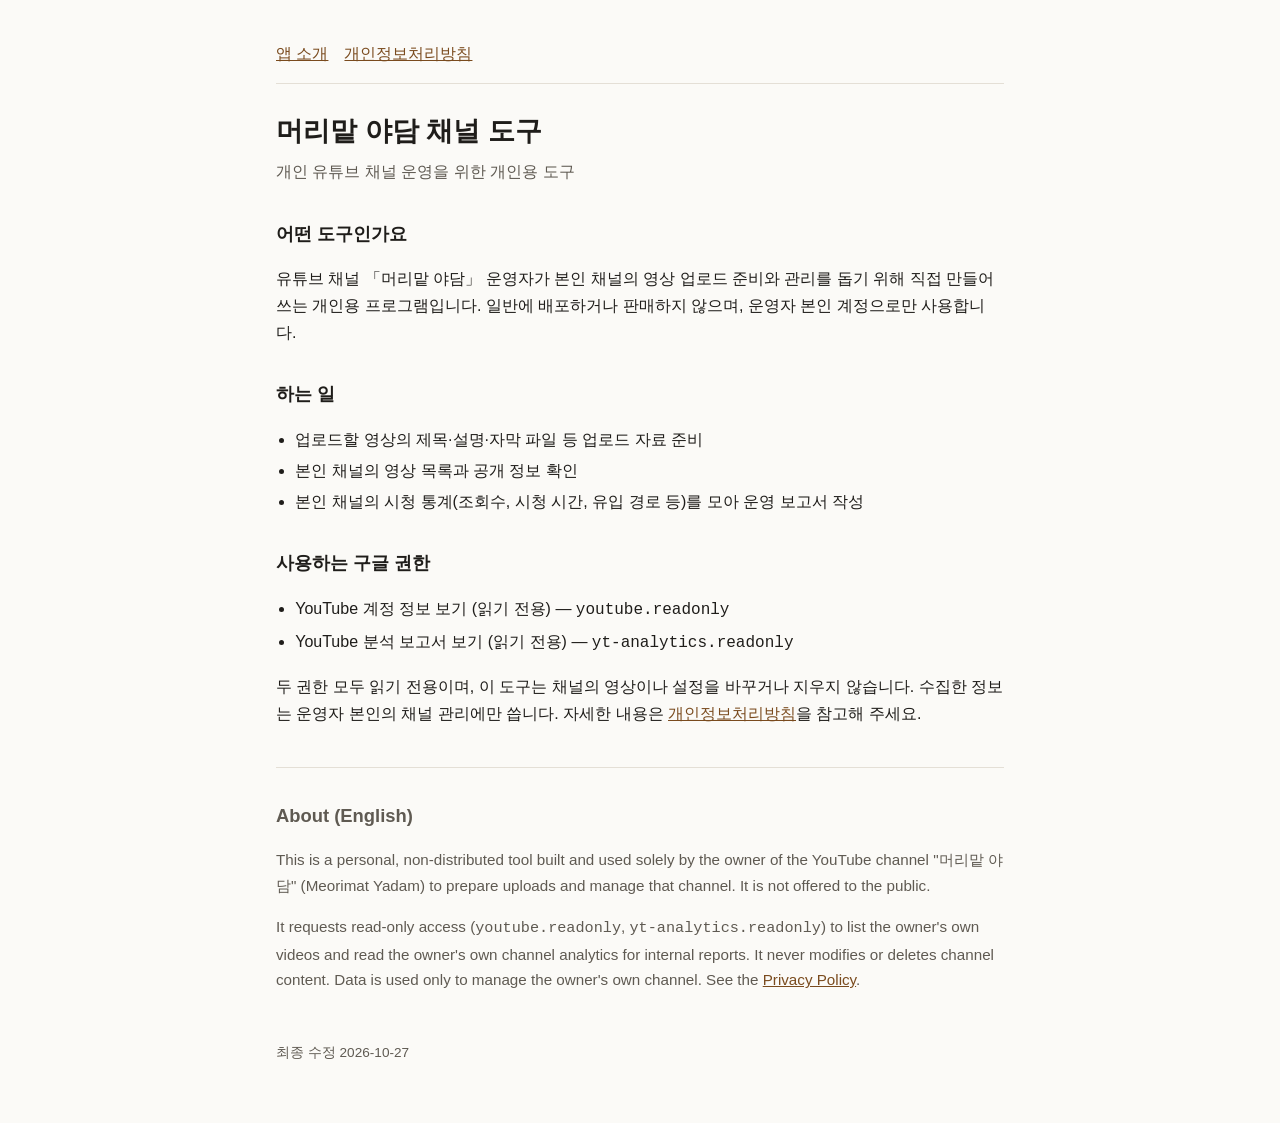
<file: index.html>
<!doctype html>
<html lang="ko">
<head>
<meta charset="utf-8">
<meta name="viewport" content="width=device-width, initial-scale=1">
<title>머리맡 야담 채널 도구</title>
<meta name="description" content="개인 유튜브 채널 '머리맡 야담' 운영자가 본인 채널을 관리하는 데 쓰는 개인용 도구입니다.">
<link rel="stylesheet" href="style.css">
</head>
<body>
<main>
<nav><a href="./">앱 소개</a><a href="privacy.html">개인정보처리방침</a></nav>
<h1>머리맡 야담 채널 도구</h1>
<p class="sub">개인 유튜브 채널 운영을 위한 개인용 도구</p>

<h2>어떤 도구인가요</h2>
<p>유튜브 채널 「머리맡 야담」 운영자가 본인 채널의 영상 업로드 준비와 관리를 돕기 위해 직접 만들어 쓰는 개인용 프로그램입니다.
일반에 배포하거나 판매하지 않으며, 운영자 본인 계정으로만 사용합니다.</p>

<h2>하는 일</h2>
<ul>
  <li>업로드할 영상의 제목·설명·자막 파일 등 업로드 자료 준비</li>
  <li>본인 채널의 영상 목록과 공개 정보 확인</li>
  <li>본인 채널의 시청 통계(조회수, 시청 시간, 유입 경로 등)를 모아 운영 보고서 작성</li>
</ul>

<h2>사용하는 구글 권한</h2>
<ul>
  <li>YouTube 계정 정보 보기 (읽기 전용) — <code>youtube.readonly</code></li>
  <li>YouTube 분석 보고서 보기 (읽기 전용) — <code>yt-analytics.readonly</code></li>
</ul>
<p>두 권한 모두 읽기 전용이며, 이 도구는 채널의 영상이나 설정을 바꾸거나 지우지 않습니다.
수집한 정보는 운영자 본인의 채널 관리에만 씁니다. 자세한 내용은 <a href="privacy.html">개인정보처리방침</a>을 참고해 주세요.</p>

<hr>
<div class="en">
<h2>About (English)</h2>
<p>This is a personal, non-distributed tool built and used solely by the owner of the YouTube channel "머리맡 야담" (Meorimat Yadam)
to prepare uploads and manage that channel. It is not offered to the public.</p>
<p>It requests read-only access (<code>youtube.readonly</code>, <code>yt-analytics.readonly</code>) to list the owner's own videos and
read the owner's own channel analytics for internal reports. It never modifies or deletes channel content.
Data is used only to manage the owner's own channel. See the <a href="privacy.html">Privacy Policy</a>.</p>
</div>
<footer>최종 수정 2026-10-27</footer>
</main>
</body>
</html>
</file>
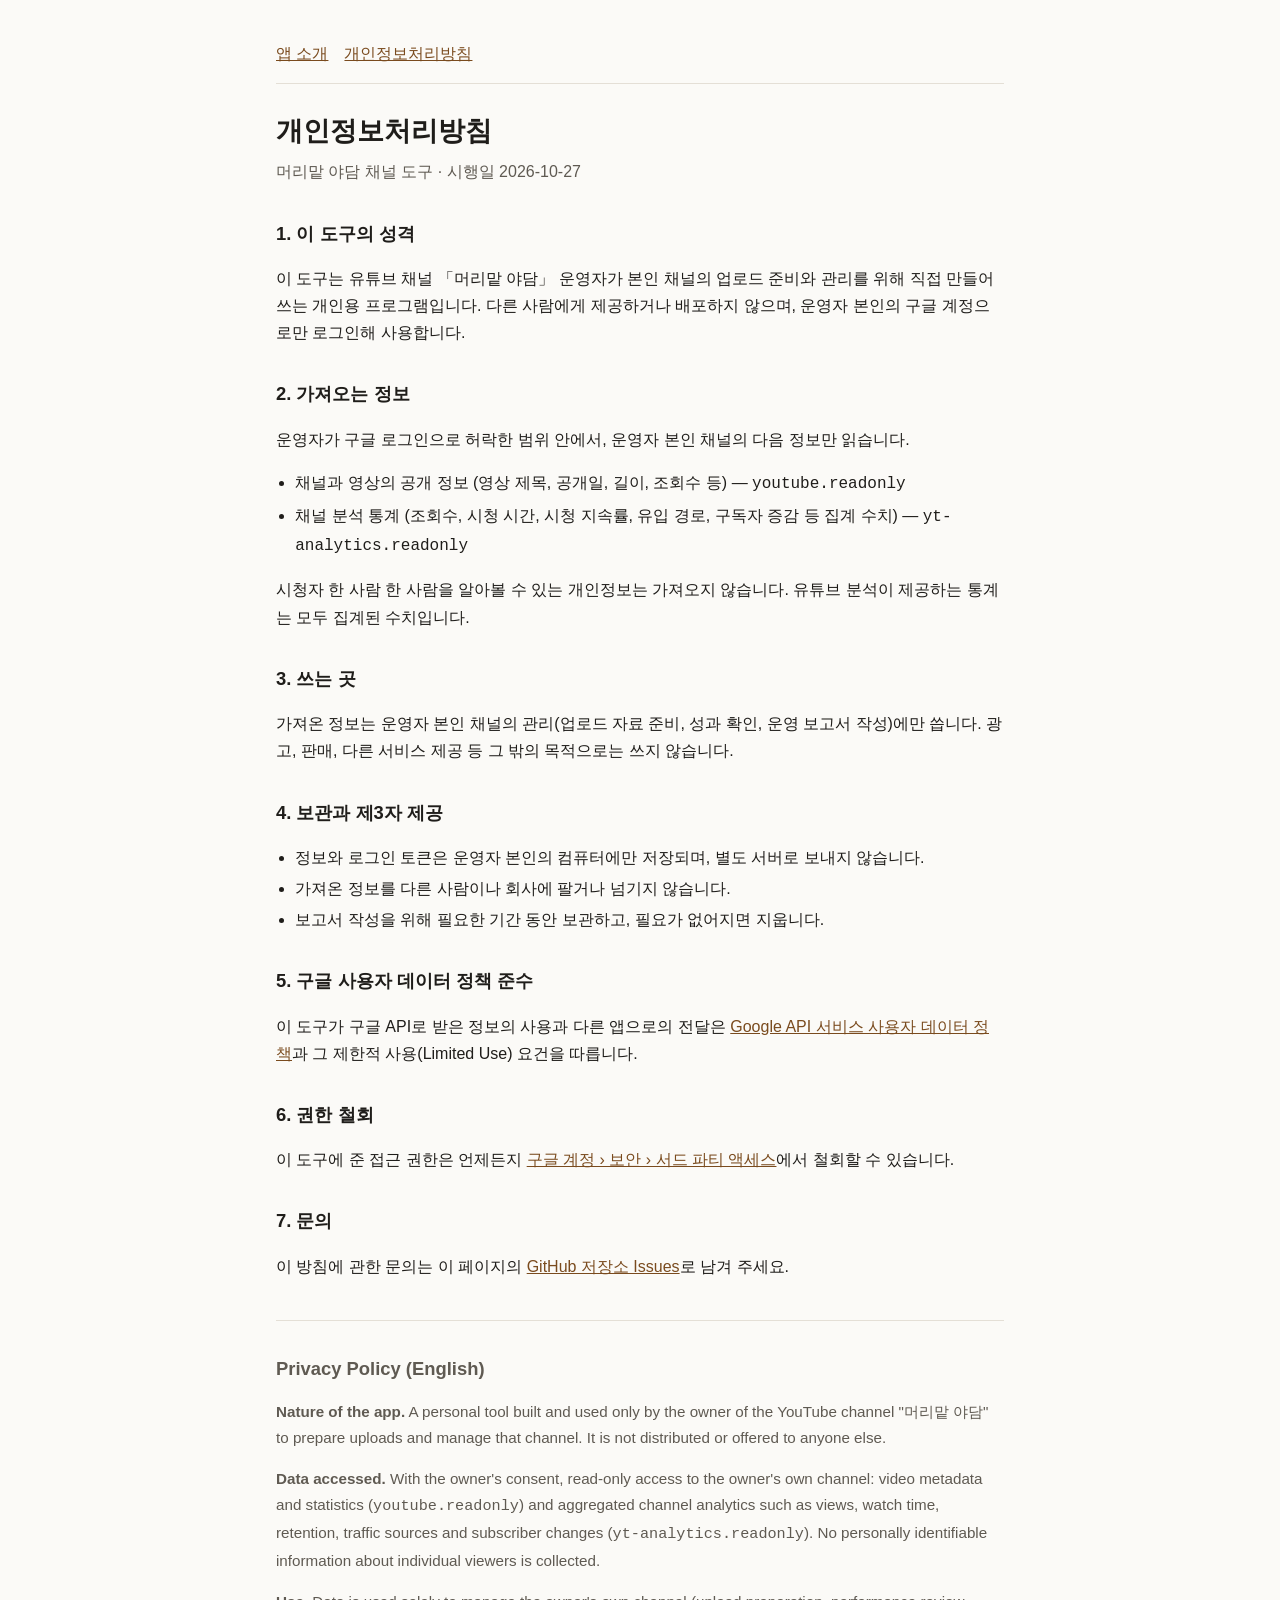
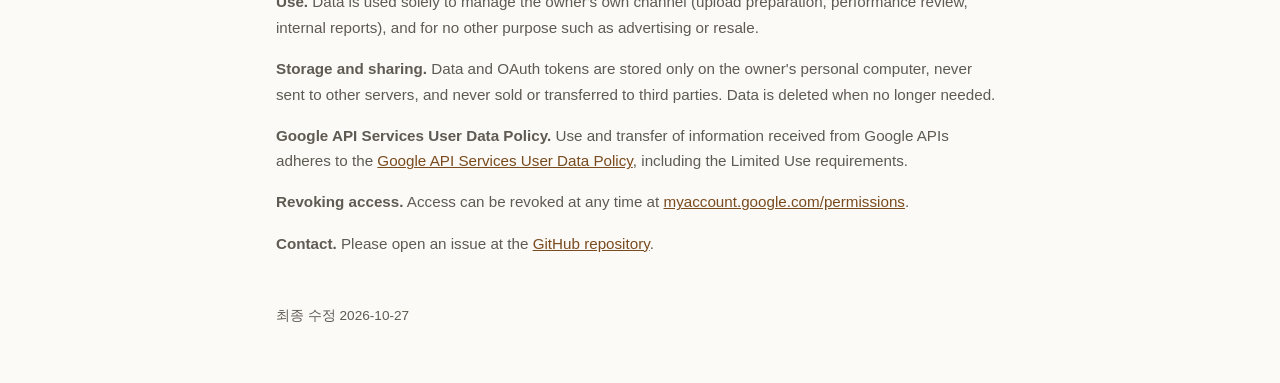
<file: privacy.html>
<!doctype html>
<html lang="ko">
<head>
<meta charset="utf-8">
<meta name="viewport" content="width=device-width, initial-scale=1">
<title>개인정보처리방침</title>
<meta name="description" content="머리맡 야담 채널 도구의 개인정보처리방침">
<link rel="stylesheet" href="style.css">
</head>
<body>
<main>
<nav><a href="./">앱 소개</a><a href="privacy.html">개인정보처리방침</a></nav>
<h1>개인정보처리방침</h1>
<p class="sub">머리맡 야담 채널 도구 · 시행일 2026-10-27</p>

<h2>1. 이 도구의 성격</h2>
<p>이 도구는 유튜브 채널 「머리맡 야담」 운영자가 본인 채널의 업로드 준비와 관리를 위해 직접 만들어 쓰는 개인용 프로그램입니다.
다른 사람에게 제공하거나 배포하지 않으며, 운영자 본인의 구글 계정으로만 로그인해 사용합니다.</p>

<h2>2. 가져오는 정보</h2>
<p>운영자가 구글 로그인으로 허락한 범위 안에서, 운영자 본인 채널의 다음 정보만 읽습니다.</p>
<ul>
  <li>채널과 영상의 공개 정보 (영상 제목, 공개일, 길이, 조회수 등) — <code>youtube.readonly</code></li>
  <li>채널 분석 통계 (조회수, 시청 시간, 시청 지속률, 유입 경로, 구독자 증감 등 집계 수치) — <code>yt-analytics.readonly</code></li>
</ul>
<p>시청자 한 사람 한 사람을 알아볼 수 있는 개인정보는 가져오지 않습니다. 유튜브 분석이 제공하는 통계는 모두 집계된 수치입니다.</p>

<h2>3. 쓰는 곳</h2>
<p>가져온 정보는 운영자 본인 채널의 관리(업로드 자료 준비, 성과 확인, 운영 보고서 작성)에만 씁니다.
광고, 판매, 다른 서비스 제공 등 그 밖의 목적으로는 쓰지 않습니다.</p>

<h2>4. 보관과 제3자 제공</h2>
<ul>
  <li>정보와 로그인 토큰은 운영자 본인의 컴퓨터에만 저장되며, 별도 서버로 보내지 않습니다.</li>
  <li>가져온 정보를 다른 사람이나 회사에 팔거나 넘기지 않습니다.</li>
  <li>보고서 작성을 위해 필요한 기간 동안 보관하고, 필요가 없어지면 지웁니다.</li>
</ul>

<h2>5. 구글 사용자 데이터 정책 준수</h2>
<p>이 도구가 구글 API로 받은 정보의 사용과 다른 앱으로의 전달은
<a href="https://developers.google.com/terms/api-services-user-data-policy">Google API 서비스 사용자 데이터 정책</a>과
그 제한적 사용(Limited Use) 요건을 따릅니다.</p>

<h2>6. 권한 철회</h2>
<p>이 도구에 준 접근 권한은 언제든지 <a href="https://myaccount.google.com/permissions">구글 계정 › 보안 › 서드 파티 액세스</a>에서 철회할 수 있습니다.</p>

<h2>7. 문의</h2>
<p>이 방침에 관한 문의는 이 페이지의 <a href="https://github.com/PeterPark3832/PeterPark3832.github.io/issues">GitHub 저장소 Issues</a>로 남겨 주세요.</p>

<hr>
<div class="en">
<h2>Privacy Policy (English)</h2>
<p><strong>Nature of the app.</strong> A personal tool built and used only by the owner of the YouTube channel "머리맡 야담" to prepare uploads
and manage that channel. It is not distributed or offered to anyone else.</p>
<p><strong>Data accessed.</strong> With the owner's consent, read-only access to the owner's own channel: video metadata and statistics
(<code>youtube.readonly</code>) and aggregated channel analytics such as views, watch time, retention, traffic sources and subscriber changes
(<code>yt-analytics.readonly</code>). No personally identifiable information about individual viewers is collected.</p>
<p><strong>Use.</strong> Data is used solely to manage the owner's own channel (upload preparation, performance review, internal reports),
and for no other purpose such as advertising or resale.</p>
<p><strong>Storage and sharing.</strong> Data and OAuth tokens are stored only on the owner's personal computer, never sent to other servers,
and never sold or transferred to third parties. Data is deleted when no longer needed.</p>
<p><strong>Google API Services User Data Policy.</strong> Use and transfer of information received from Google APIs adheres to the
<a href="https://developers.google.com/terms/api-services-user-data-policy">Google API Services User Data Policy</a>, including the Limited Use requirements.</p>
<p><strong>Revoking access.</strong> Access can be revoked at any time at <a href="https://myaccount.google.com/permissions">myaccount.google.com/permissions</a>.</p>
<p><strong>Contact.</strong> Please open an issue at the <a href="https://github.com/PeterPark3832/PeterPark3832.github.io/issues">GitHub repository</a>.</p>
</div>
<footer>최종 수정 2026-10-27</footer>
</main>
</body>
</html>
</file>
<file: style.css>
:root { --bg: #fbfaf7; --fg: #1f1d1a; --muted: #5f5a52; --line: #e4dfd6; --accent: #7a4b1e; }
@media (prefers-color-scheme: dark) { :root { --bg: #171614; --fg: #ece8e1; --muted: #a8a196; --line: #2f2c28; --accent: #d9a46b; } }
* { box-sizing: border-box; }
body { margin: 0; background: var(--bg); color: var(--fg); font: 16px/1.7 -apple-system, "Apple SD Gothic Neo", "Malgun Gothic", "Noto Sans KR", sans-serif; }
main { max-width: 760px; margin: 0 auto; padding: 40px 16px 64px; }
h1 { font-size: 1.7rem; margin: 0 0 4px; } h2 { font-size: 1.15rem; margin: 32px 0 8px; }
.sub { color: var(--muted); margin: 0 0 24px; }
nav { display: flex; gap: 16px; padding-bottom: 16px; border-bottom: 1px solid var(--line); margin-bottom: 24px; }
a { color: var(--accent); }
ul { padding-left: 1.2em; } li { margin: 4px 0; }
hr { border: 0; border-top: 1px solid var(--line); margin: 40px 0 24px; }
.en { color: var(--muted); font-size: 0.95rem; }
footer { color: var(--muted); font-size: 0.85rem; margin-top: 48px; }
</file>
